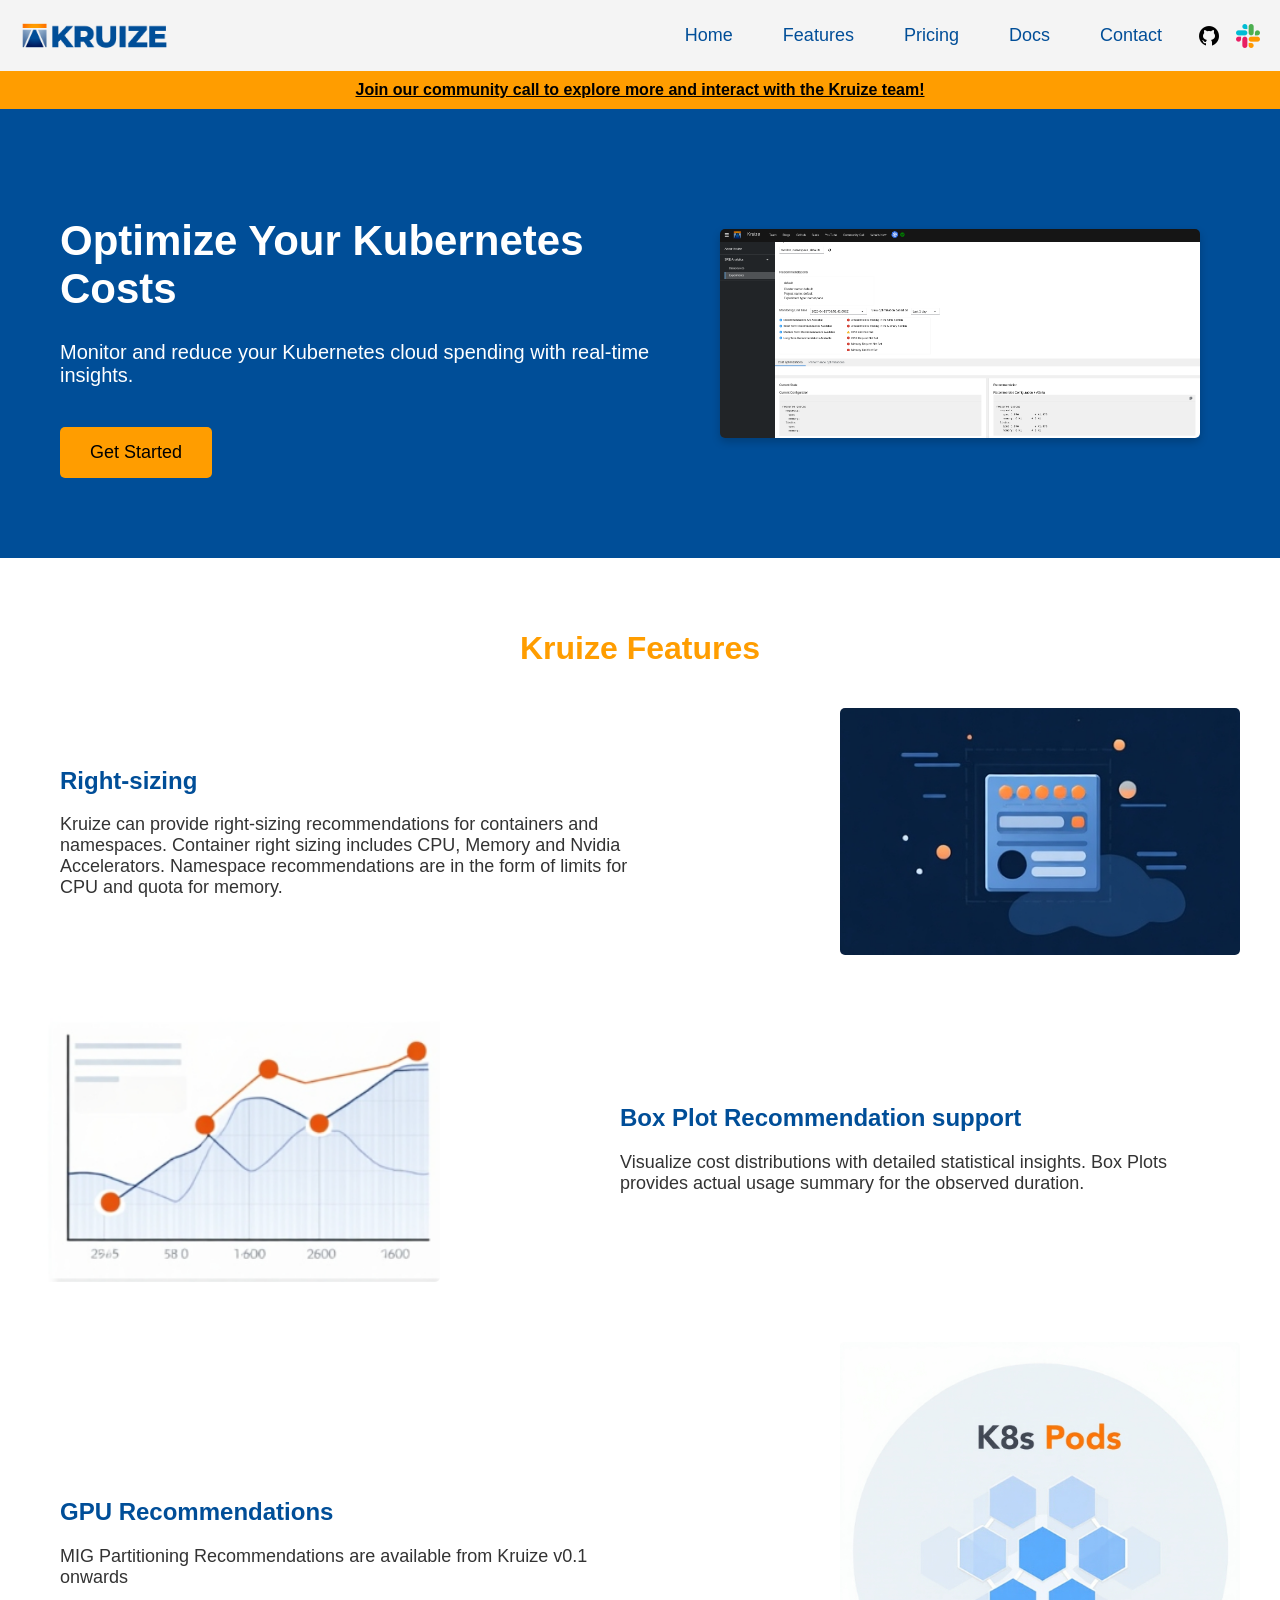
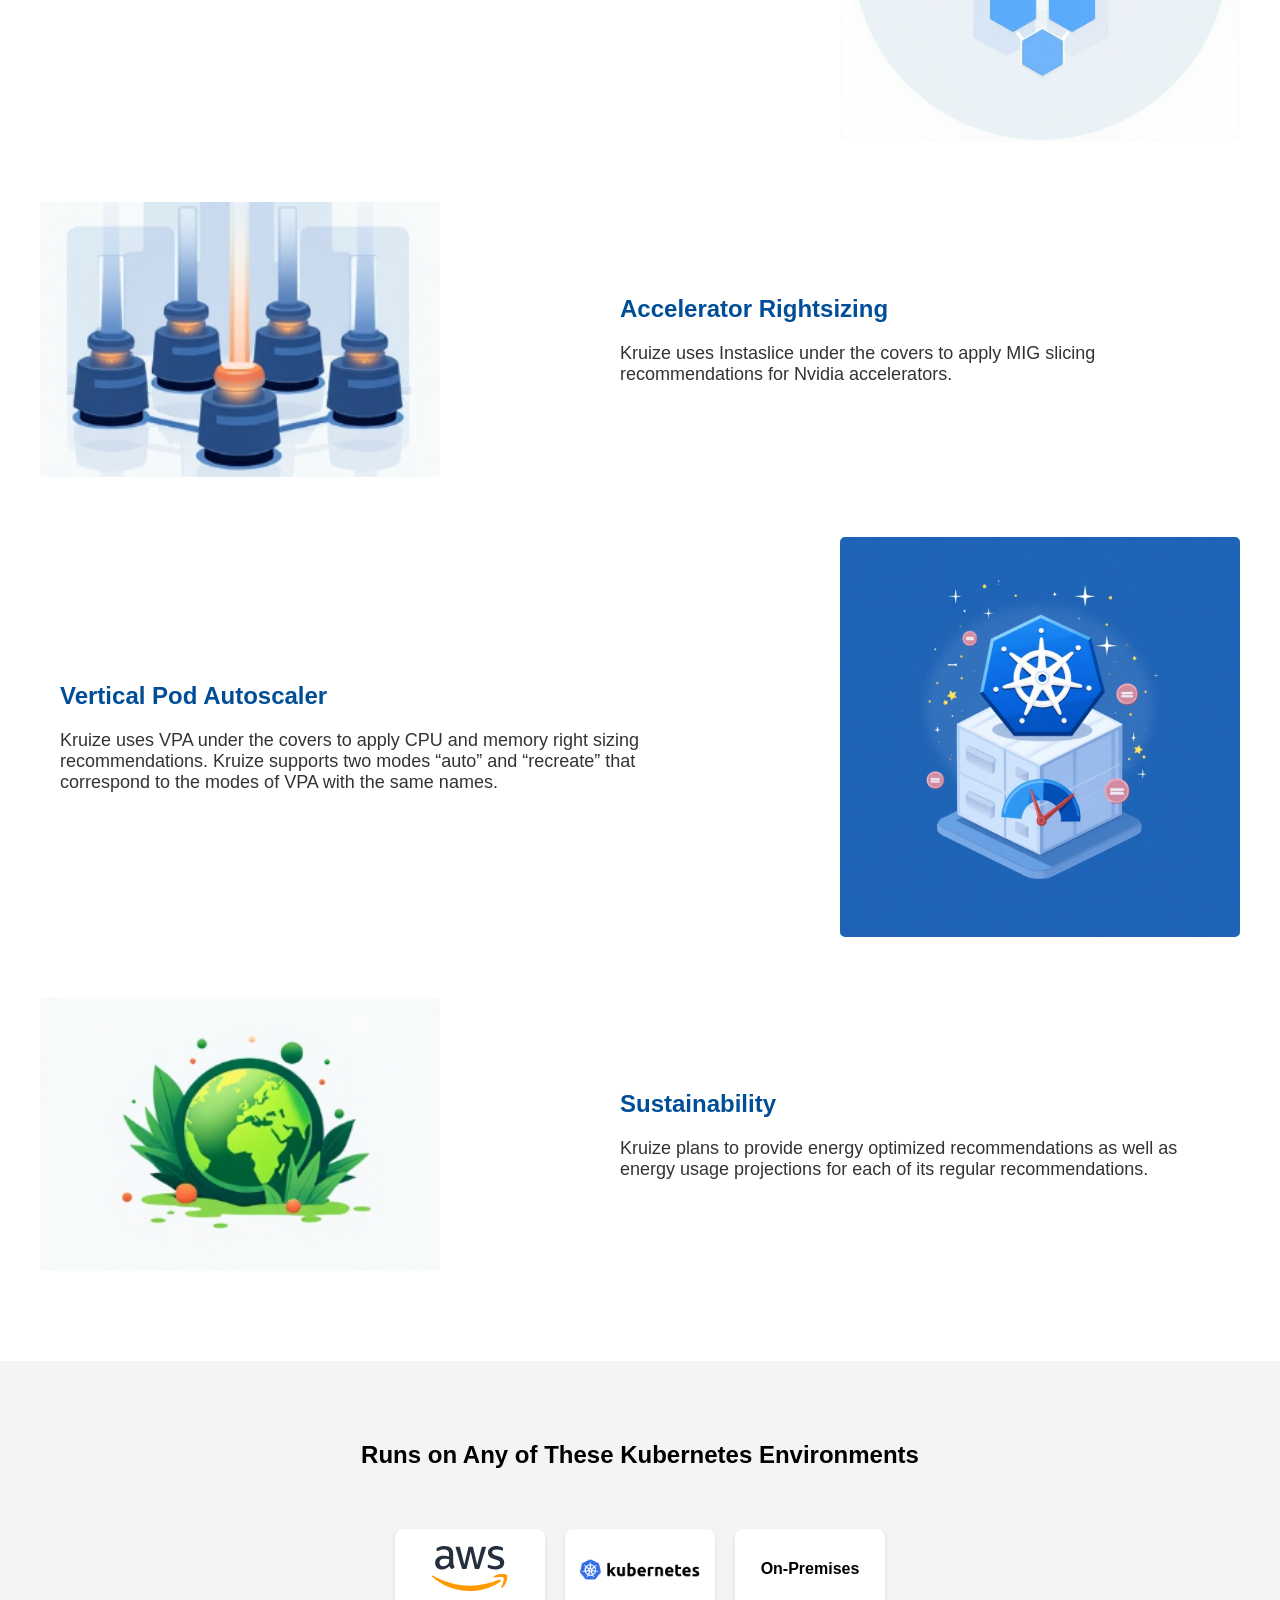
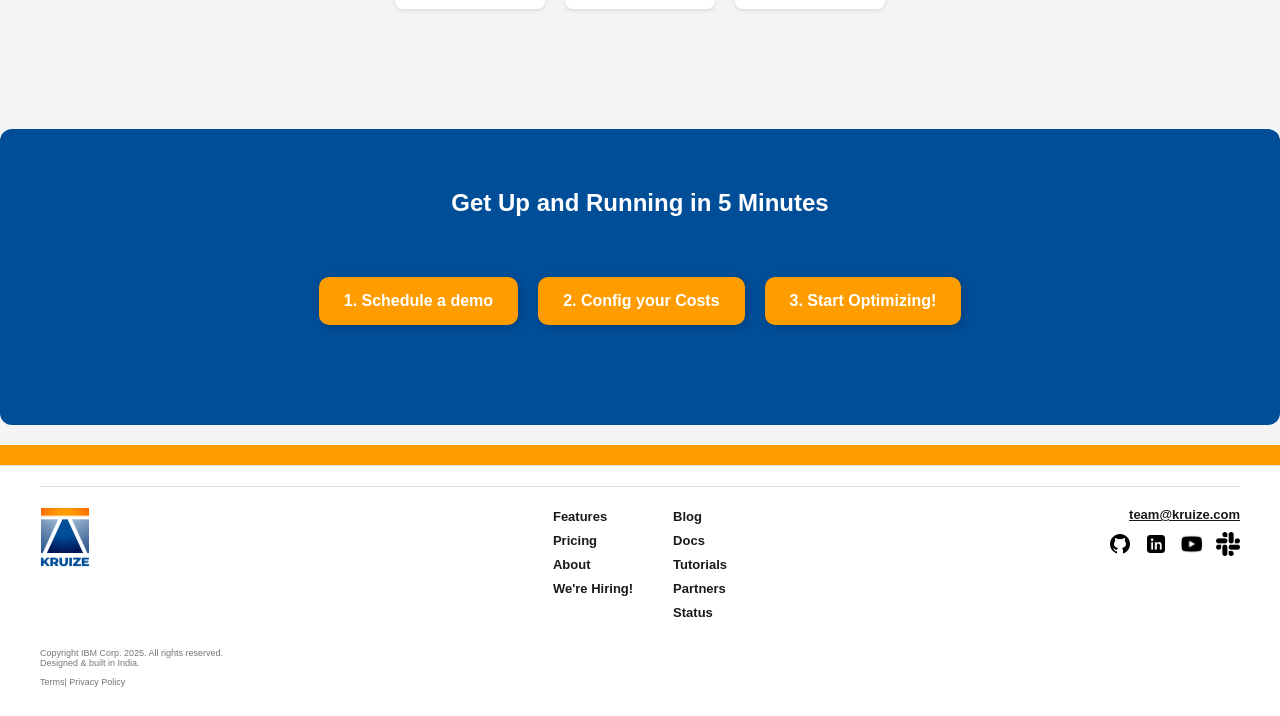
<file: index.html>
<!DOCTYPE html>
<html lang="en">

<head>
    <meta charset="UTF-8">
    <meta name="viewport" content="width=device-width, initial-scale=1.0">
    <title>Kruize</title>
    <link rel="stylesheet" href="style.css">
</head>

<body>
    <div class="header">
        <img src="assets/kruize-icon.png" alt="Kruize Logo" class="logo">
        <div class="nav">
            <a href="#">Home</a>
            <a href="#">Features</a>
            <a href="#">Pricing</a>
            <a href="https://shekhar316.github.io/kruize-web/docs/">Docs</a>
            <a href="#">Contact</a>
            <div class="icons">
                <img src="assets/github-icon.png" alt="GitHub">
                <img src="assets/slack-icon.png" alt="Slack">
            </div>
        </div>
    </div>

    <div class="community-call">
        <u>Join our community call to explore more and interact with the Kruize team!</u>
    </div>

    <div class="hero">
        <div class="hero-text">
            <h1>Optimize Your Kubernetes Costs</h1>
            <p>Monitor and reduce your Kubernetes cloud spending with real-time insights.</p>
            <button class="cta-button" onclick="alert('Get Started!')">Get Started</button>
        </div>
        <div class="hero-image">
            <img src="assets/kruize-ui-screenshot.png" alt="Kruize UI Screenshot">
        </div>
    </div>

    <div class="features">
        <h1 class="feature-heading">Kruize Features</h1>

        <div class="feature">
            <img src="assets/feature.png" alt="GPU Optimization">
            <div class="feature-text">
                <h2>Right-sizing</h2>
                <p>Kruize can provide right-sizing recommendations for containers and namespaces.
                    Container right sizing includes CPU, Memory and Nvidia Accelerators.
                    Namespace recommendations are in the form of limits for CPU and quota for memory. </p>
            </div>
        </div>
        <div class="feature">
            <img src="assets/boxPlot.png" alt="Box Plots">
            <div class="feature-text">
                <h2>Box Plot Recommendation support</h2>
                <p>Visualize cost distributions with detailed statistical insights.
                    Box Plots provides actual usage summary for the observed duration.</p>
            </div>
        </div>
        <div class="feature">
            <img src="assets/pods.jpg" alt="Container NSP">
            <div class="feature-text">
                <h2>GPU Recommendations</h2>
                <p>MIG Partitioning Recommendations are available from Kruize v0.1 onwards</p>
            </div>
        </div>
        <div class="feature">
            <img src="assets/vpa.png" alt="Accelerator Rightsizing">
            <div class="feature-text">
                <h2>Accelerator Rightsizing</h2>
                <p>Kruize uses Instaslice under the covers to apply MIG slicing recommendations for Nvidia accelerators.
                </p>
            </div>
        </div>
        <div class="feature">
            <img src="assets/rightsize.jpg" alt="Vertical Pod Autoscaler">
            <div class="feature-text">
                <h2>Vertical Pod Autoscaler</h2>
                <p>Kruize uses VPA under the covers to apply CPU and memory right sizing recommendations.
                    Kruize supports two modes “auto” and “recreate” that correspond to the modes of VPA with the same
                    names.</p>
            </div>
        </div>
        <div class="feature">
            <img src="assets/sustainability.png" alt="sustainability">
            <div class="feature-text">
                <h2>Sustainability</h2>
                <p>Kruize plans to provide energy optimized recommendations as well as energy usage projections for each of its regular recommendations.</p>
            </div>
        </div>
    </div>



    <div class="env-wrapper">
        <h2 style="text-align:center;">Runs on Any of These Kubernetes Environments</h2>
        <div class="environment">
            <div class="env-box">
                <img src="assets/aws.png" alt="GitHub">
            </div>
            <div class="env-box">
                <img src="assets/k8s-image.png " alt="GitHub">
            </div>
            <div class="env-box">
                On-Premises</div>

        </div>
    </div>



    <div class="getting-started-wrapper">
        <h2 style="text-align:center;">Get Up and Running in 5 Minutes</h2>

        <div class="getting-started">

            <div class="step-box">1. Schedule a demo</div>
            <div class="step-box">2. Config your Costs</div>
            <div class="step-box">3. Start Optimizing!</div>
        </div>
    </div>
    <div class="community-call"></div>

    <footer class="footer">
        <!-- Left Section -->
        <div class="footer-left">
            <img class="kruize-footer" src="assets/kruize-vertical.png" alt="Kruize Logo">
            <div class="gap"></div>
            <p>Copyright IBM Corp. 2025. All rights reserved.<br>Designed & built in India.</p>
            <p>Terms| Privacy Policy</p>
        </div>

        <!-- Center Section -->
        <div class="footer-center">
            <ul>
                <li><a href="#">Features</a></li>
                <li><a href="#">Pricing</a></li>
                <li><a href="#">About</a></li>
                <li><a href="#">We're Hiring!</a></li>
            </ul>
            <ul>
                <li><a href="#">Blog</a></li>
                <li><a href="#">Docs</a></li>
                <li><a href="#">Tutorials</a></li>
                <li><a href="#">Partners</a></li>
                <li><a href="#">Status</a></li>
            </ul>
        </div>

        <!-- Right Section -->
        <div class="footer-right">
            <a href="mailto:kruize@redhat.com"><u>team@kruize.com</u></a>
            <div class="social-icons">
                <a href="#"><img src="assets/github-icon.png" alt="GitHub"></a>
                <a href="#"><img src="assets/linkedin-icon.png" alt="LinkedIn"></a>
                <a href="#"><img src="assets/yt-icon.png" alt="YouTube"></a>
                <a href="#"><img src="assets/slack-black.png" alt="Slack"></a>
            </div>
        </div>
    </footer>

</body>

</html>
</file>
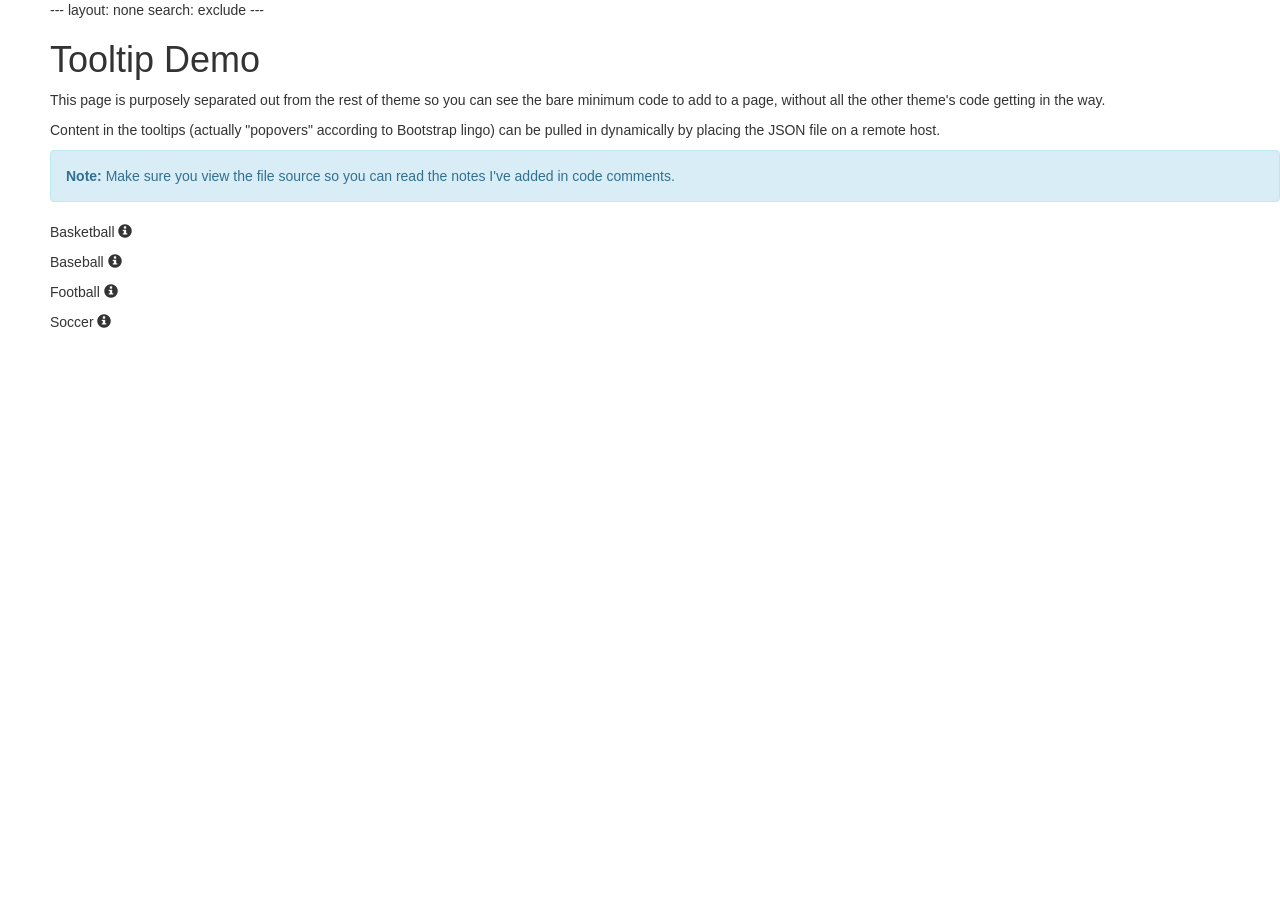
<file: docs/tooltips.html>
---
layout: none
search: exclude
---

<html>
<head>
<title> Tooltip Demo</title>
<link rel="stylesheet" href="https://maxcdn.bootstrapcdn.com/bootstrap/3.3.2/css/bootstrap.min.css">
<script src="https://ajax.googleapis.com/ajax/libs/jquery/1.11.2/jquery.min.js"></script>
<script src="https://maxcdn.bootstrapcdn.com/bootstrap/3.3.2/js/bootstrap.min.js"></script>

<script type="text/javascript">
$(document).ready(function(){

/*Bootstrap popovers are initialized with the following script. In the options, I'm setting the placement to be on the right, the trigger to be hover rather than click, and to allow HTML from the JSON data source. */

    $('[data-toggle="popover"]').popover({
        placement : 'right',
        trigger: 'hover',
        html: true
    });

/* Set the location where mydoc_tooltips_source.json is. */
var url = "tooltips.json";

$.get( url, function( data ) {

 /* Bootstrap popover text is defined inside a data-content attribute inside an element. That's
 why I'm using attr here. If you just want to insert content on the page, use append and remove the data-content argument from the parentheses.*/

    $.each(data.entries, function(i, page) {
        if (page.doc_id == "basketball") {
            $( "#basketball" ).attr( "data-content", page.body );
        }

        if (page.doc_id == "baseball") {
            $( "#baseball" ).attr( "data-content", page.body );
        }
        if (page.doc_id == "football") {
            $( "#football" ).attr( "data-content", page.body );
        }

        if (page.doc_id == "soccer") {
            $( "#soccer" ).attr( "data-content", page.body );
        }


        });
    });


});
</script>

<style>
body {padding-left:50px;}
</style>

</head>
<body>

<h1>Tooltip Demo</h1>

<p>This page is purposely separated out from the rest of theme so you can see the bare minimum code to add to a page, without all the other theme's code getting in the way.</p>

<p>Content in the tooltips (actually "popovers" according to Bootstrap lingo) can be pulled in dynamically by placing the JSON file on a remote host. </p>

<div class="alert alert-info" role="alert"><b>Note:</b> Make sure you view the file source so you can read the notes I've added in code comments.</div>

<!-- the glyphicon class provides the info icon.-->

<p>Basketball <span class="glyphicon glyphicon-info-sign" id="basketball" data-toggle="popover"></span></p>

<p>Baseball <span class="glyphicon glyphicon-info-sign" id="baseball" data-toggle="popover"></span></p>

<p>Football <span class="glyphicon glyphicon-info-sign" id="football" data-toggle="popover"></span></p>

<p>Soccer <span class="glyphicon glyphicon-info-sign" id="soccer" data-toggle="popover"></span></p>
</file>
<file: style.css>
/* styles.css */

/* Reset some default styles */
body {
    font-family: Arial, sans-serif;
    margin: 0;
    padding: 0;
    background-color: #f4f4f4;
}

.header {
    background-color: #f4f4f4;
    color: #004E98;
    display: flex;
    justify-content: space-between;
    align-items: center;
    padding: 15px 20px;
}

.logo {
    width: 150px;
}

.nav {
    display: flex;
    align-items: center;
    gap: 20px;
}

.nav a {
    color: #004E98;
    text-decoration: none;
    padding: 10px 15px;
    font-size: 18px;
    transition: background 0.3s, transform 0.2s;
}

.nav a:hover {
    background: #FF9D00;
    border-radius: 5px;
    transform: scale(1.1);
}

.icons {
    display: flex;
    gap: 15px;
    align-items: center;
}

.icons img {
    width: 24px;
    height: 24px;
    cursor: pointer;
}

.community-call {
    background-color: #FF9D00;
    color: black;
    text-align: center;
    padding: 10px;
    font-size: 16px;
    font-weight: bold;
}

.hero {
    background: #004E98;
    color: white;
    display: flex;
    align-items: center;
    justify-content: space-between;
    padding: 80px 20px;
}

.hero-text {
    width: 50%;
    text-align: left;
    padding-left: 40px;
}

.hero h1 {
    font-size: 42px;
}

.hero p {
    font-size: 20px;
    margin-top: 10px;
}

.cta-button {
    background-color: #FF9D00;
    color: black;
    padding: 15px 30px;
    font-size: 18px;
    border: none;
    cursor: pointer;
    margin-top: 20px;
    border-radius: 5px;
    transition: transform 0.2s, background 0.3s;
}

.cta-button:hover {
    background-color: #e68900;
    transform: scale(1.05);
}

.hero-image {
    width: 50%;
    display: flex;
    justify-content: center;
}

.hero-image img {
    width: 80%;
    max-width: 600px;
    border-radius: 5px;
    box-shadow: 0 4px 8px rgba(0, 0, 0, 0.2);
}

.features {
    display: flex;
    justify-content: center;
    flex-wrap: wrap;
    gap: 20px;
    flex-direction: column;
    padding: 50px 40px;
    background: white;

}

.feature-box {
    background: white;
    padding: 20px;
    margin: 15px;
    width: 300px;
    text-align: center;
    box-shadow: 0 4px 8px rgba(0, 0, 0, 0.2);
    border-radius: 5px;
    transition: transform 0.2s;
}

.feature-box:hover,
.env-box:hover,
.step-box:hover {
    transform: scale(1.05);
}

.feature-heading {
    color: #FF9D00;
    font-weight: bold;
    text-align: center;
}

.feature {
    display: flex;
    align-items: center;
    justify-content: space-between;
    margin-bottom: 40px;
}

.feature:nth-child(even) {
    flex-direction: row-reverse;
}

.feature img {
    width: 40%;
    max-width: 400px;
    border-radius: 5px;
}

.feature-text {
    width: 50%;
    padding: 20px;
}

.feature-text h2 {
    color: #004E98;
    font-size: 24px;
}

.feature-text p {
    font-size: 18px;
    color: #333;
}

.environment {

    display: flex;
    margin-bottom: 40px;
    margin-top: 40px;
    padding-top: 40px;
    justify-content: center;
    padding-bottom: 40px;
    gap: 20px;
    margin: 20px 0;
    padding: 40px 0;
}

.getting-started {
    background-color: #004E98;
    display: flex;
    margin-top: 40px;
    padding-top: 40px;
    justify-content: center;
    gap: 20px;
    margin: 20px 0;
    padding: 40px 0;
    text-align: center;
    border-radius: 12px;

}

.getting-started-wrapper {
    background-color: #004E98;
    margin-top: 40px;
    padding-top: 40px;
    justify-content: center;
    margin: 20px 0;
    padding: 40px 0;
    text-align: center;
    border-radius: 12px;
    color: white;

}

.env-wrapper {
    margin-top: 40px;
    padding-top: 40px;
    justify-content: center;
    margin: 20px 0;
    padding: 40px 0;
    text-align: center;
    border-radius: 12px;
    color: black;
}

.env-box {
    width: 150px;
    height: 80px;
    display: flex;
    align-items: center;
    justify-content: center;
    border-radius: 8px;
    background-color: white;
    box-shadow: 0 2px 4px rgba(0, 0, 0, 0.1);
    font-weight: bold;
    text-align: center;
}

.env-box img {
    max-width: 80%;
    max-height: 80%;
    object-fit: contain;
    display: block;
}

.step-box {
    background-color: #FF9D00;
    color: white;
    padding: 15px 25px;
    border-radius: 10px;
    font-weight: bold;
    box-shadow: 2px 2px 10px rgba(0, 0, 0, 0.2);
    transition: transform 0.3s ease-in-out;
    cursor: pointer;
}

.env-box:hover,
.step-box:hover {
    transform: scale(1.1);
    background-color: #3a6EA5;
}

.screenshot img {
    width: 60%;
    border-radius: 10px;
    box-shadow: 4px 4px 20px rgba(0, 0, 0, 0.3);
    margin-top: 20px;
}

/* Footer Container */
.footer {
    display: flex;
    justify-content: space-between;
    align-items: flex-start;
    flex-wrap: wrap;
    padding: 20px 40px;
    background-color: white;
    border-top: 1px solid #E0E0E0;
    font-family: sans-serif;
    color: #1A1A1A;
}

.footer a {
    font-weight: 600;
    text-decoration: none;
    transition: color 0.3s ease-in-out;
    font-size: small;
    font-family: Arial, sans-serif;
}

/* Left Section - Logo & Copyright */
.footer-left {
    max-width: 500px;
    flex: 1;
    font-size: 9px;
    color: #757575;
}

.footer-left img {
    width: 50px;
    height: 60px;
    margin-bottom: 10px;
}

/* Center Section - Navigation Links */
.footer-center {
    flex: 2;
    display: flex;
    justify-content: center;
    gap: 40px;
}

.footer-center ul {
    list-style: none;
    padding: 0;

    margin: 0;
}

.footer-center li {
    margin-bottom: 6px;

}

.footer-center a {
    text-decoration: none;
    color: #1A1A1A;
    font-weight: 800;
    font-size: small;
    font-family: Arial, sans-serif;
}

.footer-center ul li a:hover {
    text-decoration: underline;
}

.gap {
    padding-top: 60px;
}

/* Right Section - Contact & Social Icons */
.footer-right {
    text-align: right;
    flex: 1;
}

.footer-right a {
    text-decoration: none;
    color: #1A1A1A;
    font-weight: 800;
    display: block;
    margin-bottom: 6px;
    font-size: small;
    font-family: Arial, sans-serif;
}

.social-icons {
    display: flex;
    gap: 12px;
    margin-top: 10px;
    justify-content: flex-end;
}

.social-icons img {
    width: 24px;
    height: 24px;
}

.kruize-footer {
    width: 10px;
    height: 100px
}

/* Divider Line */
.footer::before {
    content: "";
    display: block;
    width: 100%;
    height: 1px;
    background: #E0E0E0;
    margin-bottom: 20px;
}
</file>
